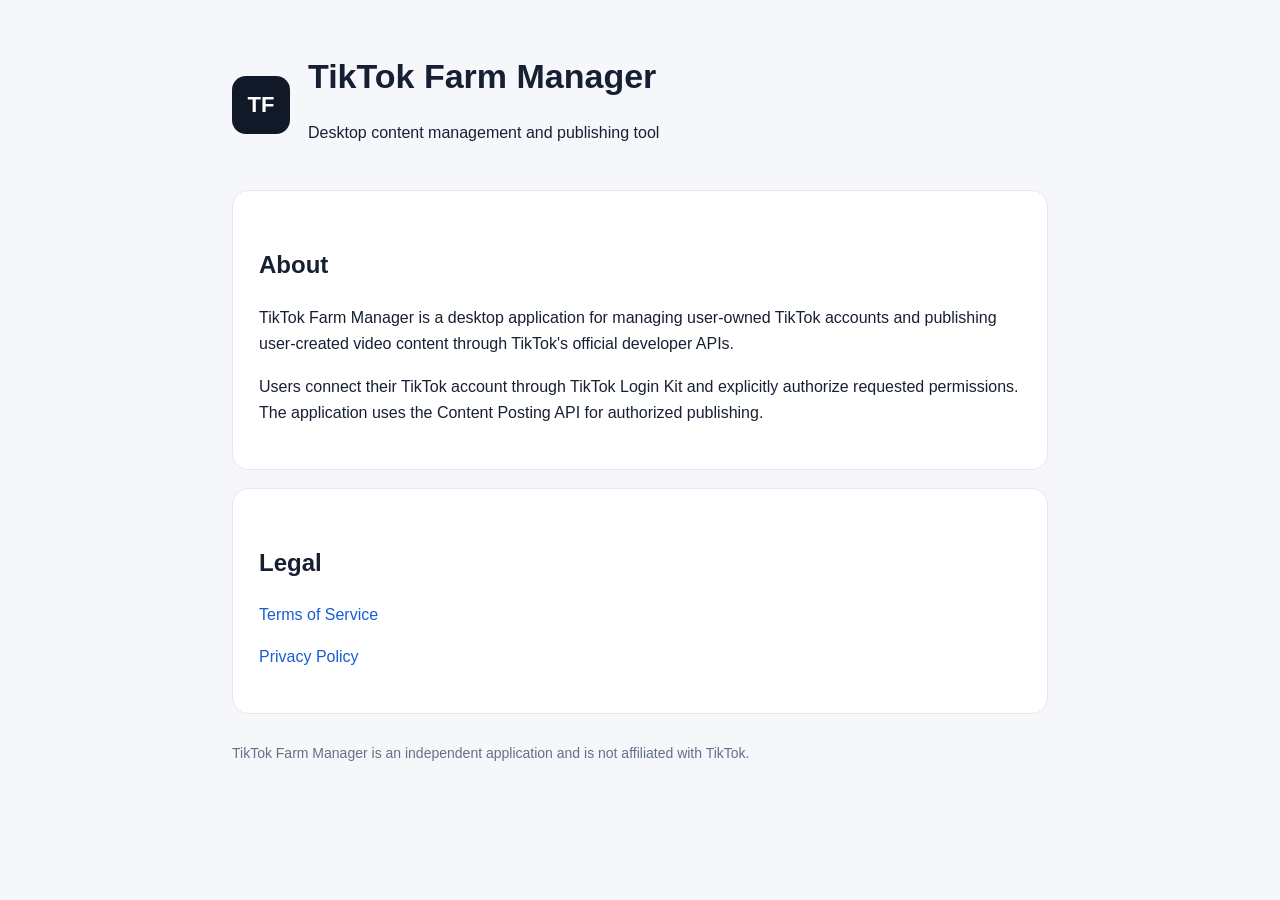
<file: index.html>
<!doctype html><html lang="en"><head><meta charset="utf-8"><meta name="viewport" content="width=device-width,initial-scale=1"><title>TikTok Farm Manager</title><link rel="stylesheet" href="style.css"></head><body><main><header><b>TF</b><div><h1>TikTok Farm Manager</h1><p>Desktop content management and publishing tool</p></div></header><section><h2>About</h2><p>TikTok Farm Manager is a desktop application for managing user-owned TikTok accounts and publishing user-created video content through TikTok's official developer APIs.</p><p>Users connect their TikTok account through TikTok Login Kit and explicitly authorize requested permissions. The application uses the Content Posting API for authorized publishing.</p></section><section><h2>Legal</h2><p><a href="terms.html">Terms of Service</a></p><p><a href="privacy.html">Privacy Policy</a></p></section><footer>TikTok Farm Manager is an independent application and is not affiliated with TikTok.</footer></main></body></html>
</file>
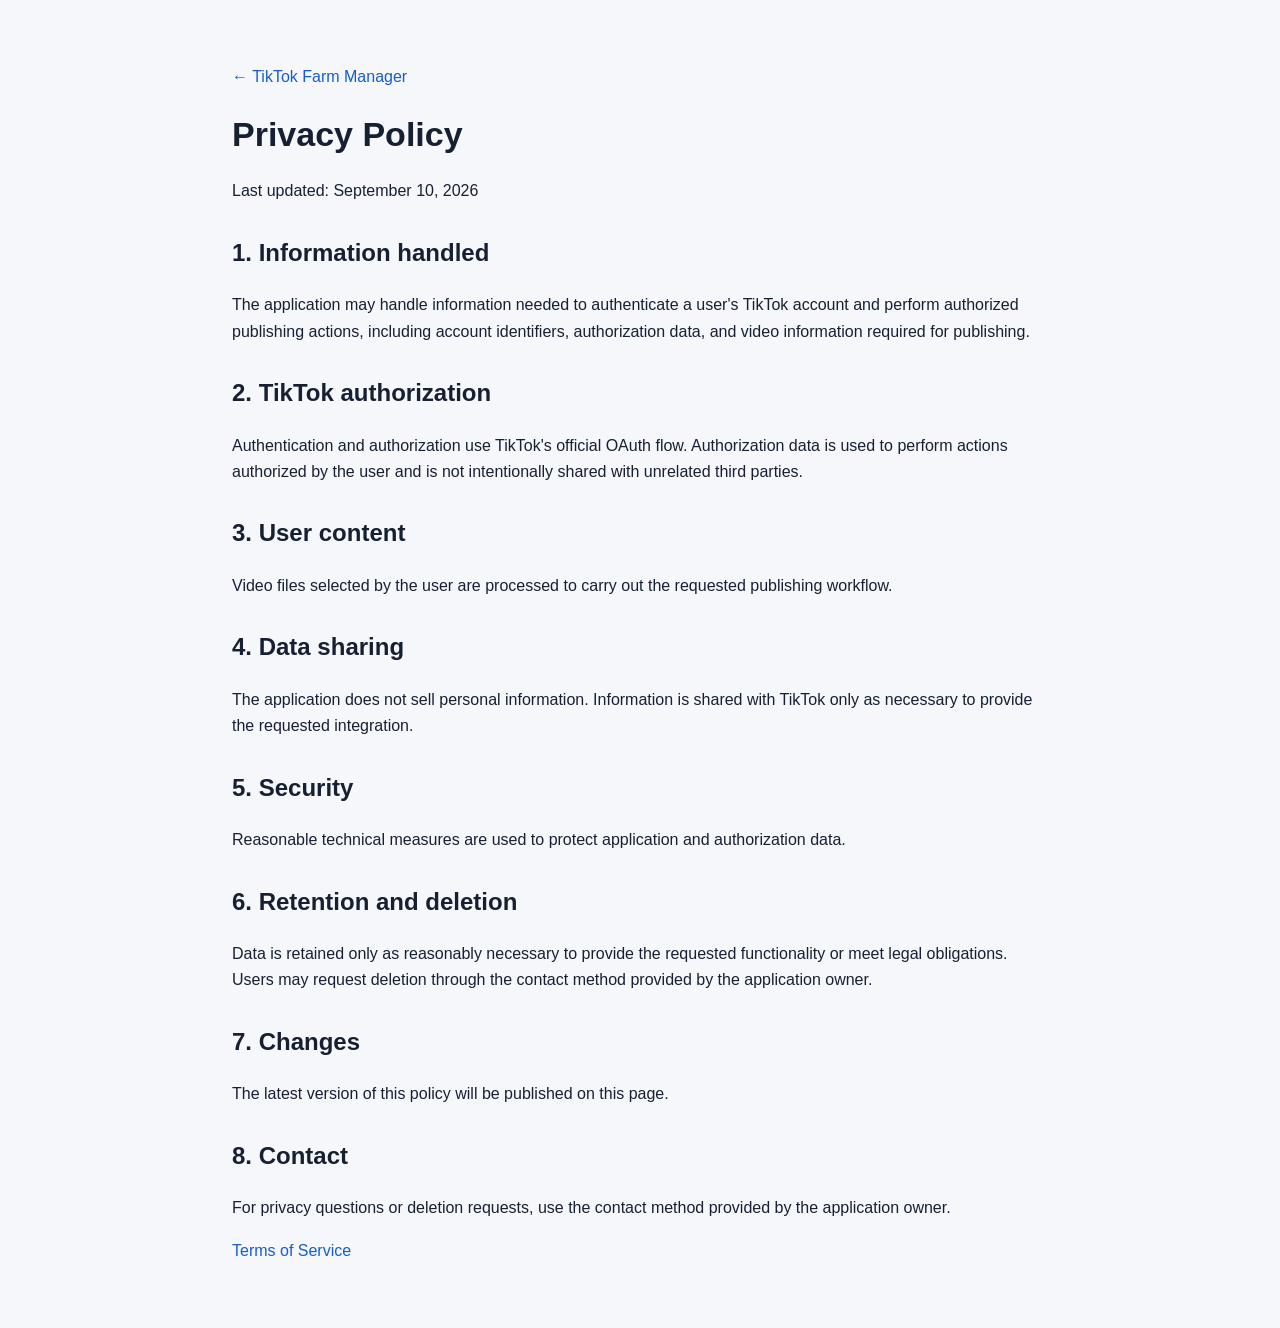
<file: privacy.html>
<!doctype html><html lang="en"><head><meta charset="utf-8"><meta name="viewport" content="width=device-width,initial-scale=1"><title>Privacy Policy — TikTok Farm Manager</title><link rel="stylesheet" href="style.css"></head><body><main><p><a href="index.html">← TikTok Farm Manager</a></p><h1>Privacy Policy</h1><p>Last updated: September 10, 2026</p><h2>1. Information handled</h2><p>The application may handle information needed to authenticate a user's TikTok account and perform authorized publishing actions, including account identifiers, authorization data, and video information required for publishing.</p><h2>2. TikTok authorization</h2><p>Authentication and authorization use TikTok's official OAuth flow. Authorization data is used to perform actions authorized by the user and is not intentionally shared with unrelated third parties.</p><h2>3. User content</h2><p>Video files selected by the user are processed to carry out the requested publishing workflow.</p><h2>4. Data sharing</h2><p>The application does not sell personal information. Information is shared with TikTok only as necessary to provide the requested integration.</p><h2>5. Security</h2><p>Reasonable technical measures are used to protect application and authorization data.</p><h2>6. Retention and deletion</h2><p>Data is retained only as reasonably necessary to provide the requested functionality or meet legal obligations. Users may request deletion through the contact method provided by the application owner.</p><h2>7. Changes</h2><p>The latest version of this policy will be published on this page.</p><h2>8. Contact</h2><p>For privacy questions or deletion requests, use the contact method provided by the application owner.</p><p><a href="terms.html">Terms of Service</a></p></main></body></html>
</file>
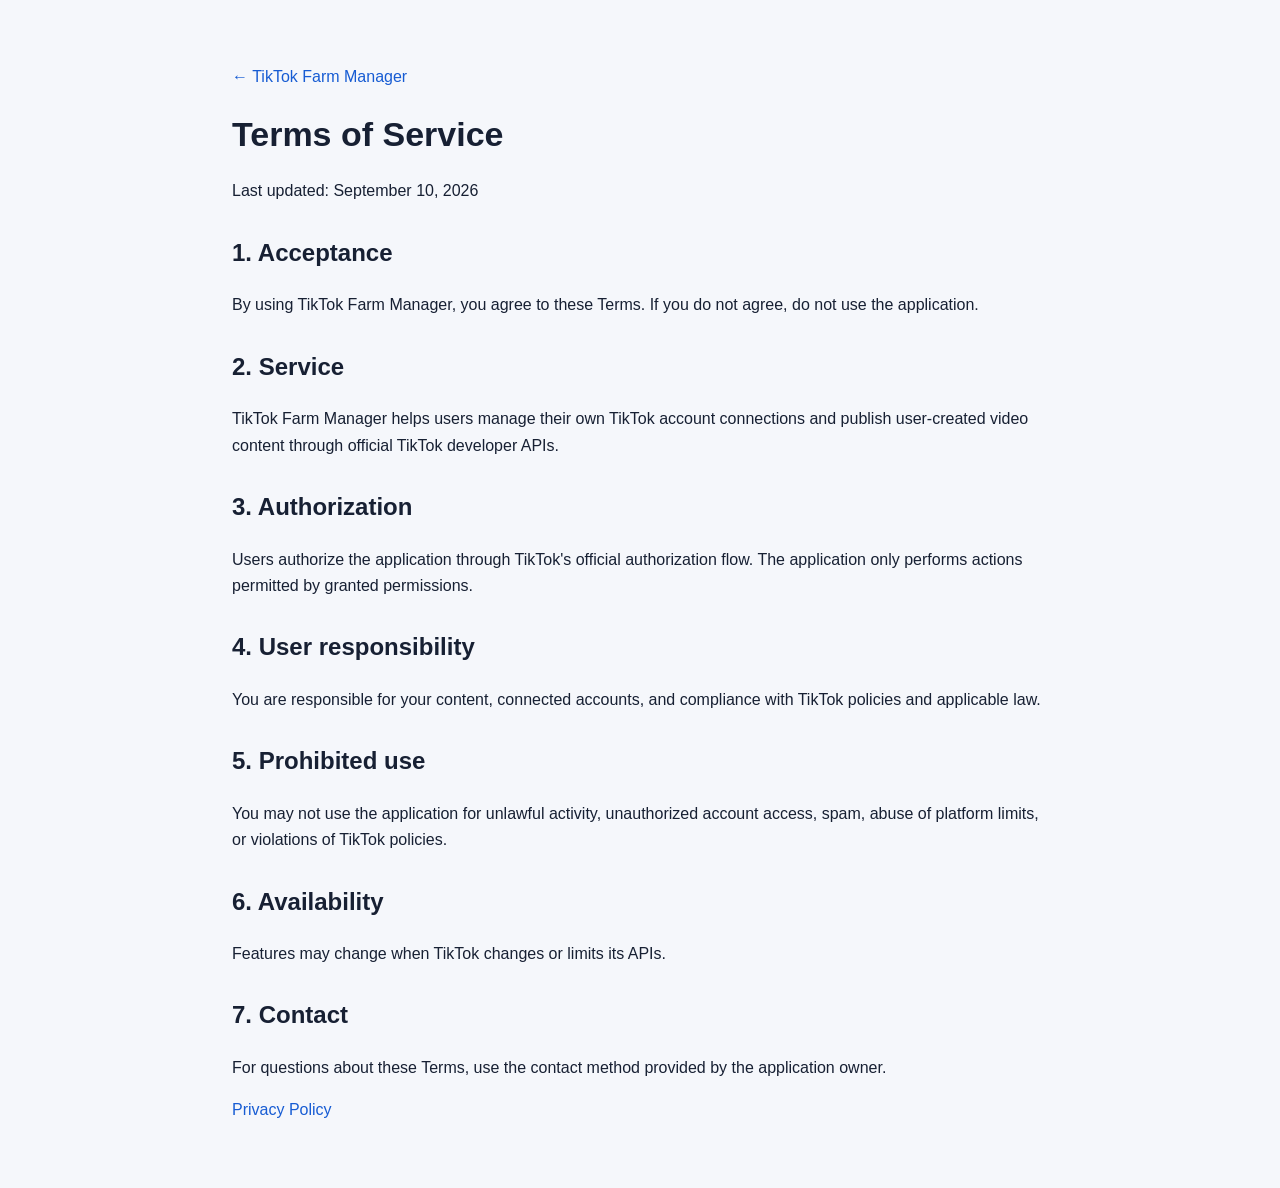
<file: terms.html>
<!doctype html><html lang="en"><head><meta charset="utf-8"><meta name="viewport" content="width=device-width,initial-scale=1"><title>Terms of Service — TikTok Farm Manager</title><link rel="stylesheet" href="style.css"></head><body><main><p><a href="index.html">← TikTok Farm Manager</a></p><h1>Terms of Service</h1><p>Last updated: September 10, 2026</p><h2>1. Acceptance</h2><p>By using TikTok Farm Manager, you agree to these Terms. If you do not agree, do not use the application.</p><h2>2. Service</h2><p>TikTok Farm Manager helps users manage their own TikTok account connections and publish user-created video content through official TikTok developer APIs.</p><h2>3. Authorization</h2><p>Users authorize the application through TikTok's official authorization flow. The application only performs actions permitted by granted permissions.</p><h2>4. User responsibility</h2><p>You are responsible for your content, connected accounts, and compliance with TikTok policies and applicable law.</p><h2>5. Prohibited use</h2><p>You may not use the application for unlawful activity, unauthorized account access, spam, abuse of platform limits, or violations of TikTok policies.</p><h2>6. Availability</h2><p>Features may change when TikTok changes or limits its APIs.</p><h2>7. Contact</h2><p>For questions about these Terms, use the contact method provided by the application owner.</p><p><a href="privacy.html">Privacy Policy</a></p></main></body></html>
</file>
<file: style.css>
*{box-sizing:border-box}body{margin:0;background:#f5f7fb;color:#172033;font:16px/1.65 Arial,sans-serif}main{max-width:860px;margin:auto;padding:48px 22px}header{display:flex;gap:18px;align-items:center;margin-bottom:28px}header b{width:58px;height:58px;border-radius:14px;background:#111827;color:white;display:grid;place-items:center;font-size:22px}h1{margin:0;font-size:34px}h2{margin-top:28px}section{background:white;border:1px solid #e5e7eb;border-radius:16px;padding:26px;margin:18px 0}a{color:#175cd3;text-decoration:none}a:hover{text-decoration:underline}footer{color:#667085;font-size:14px;margin-top:28px}
</file>
